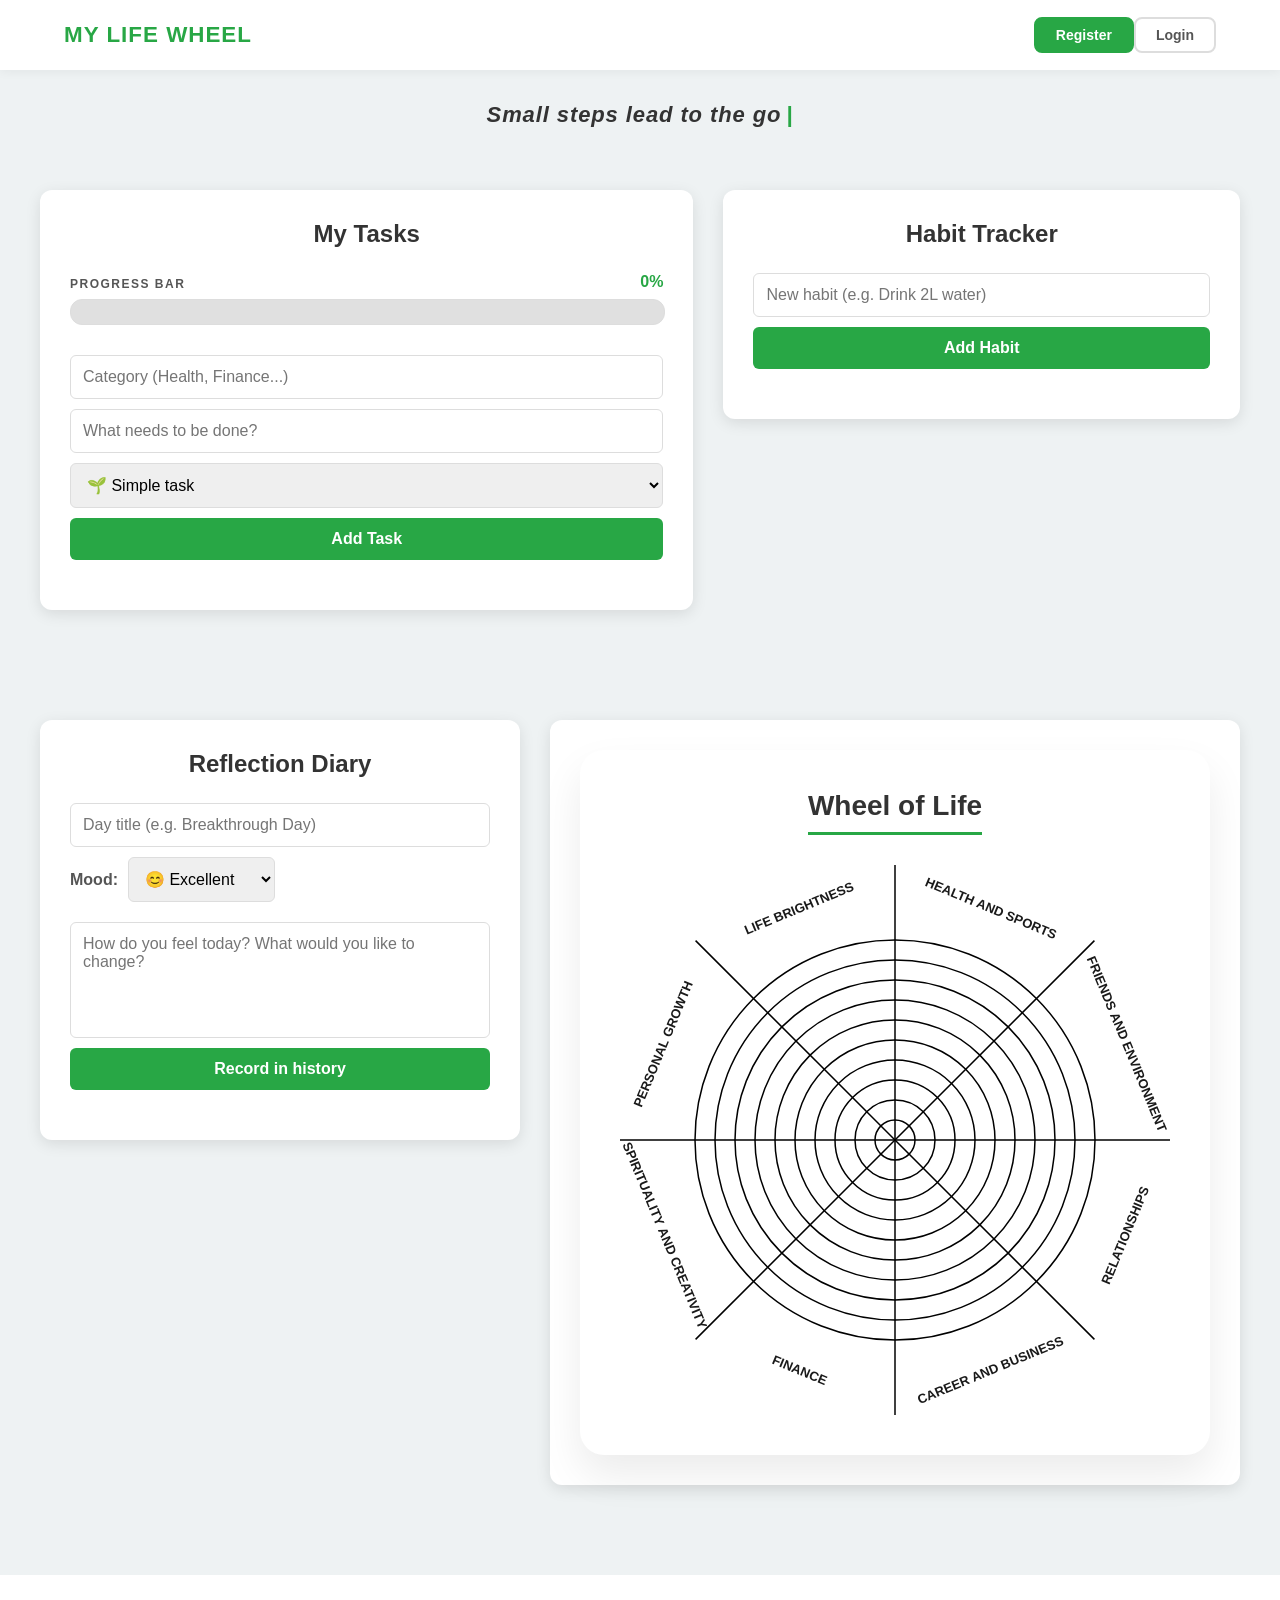
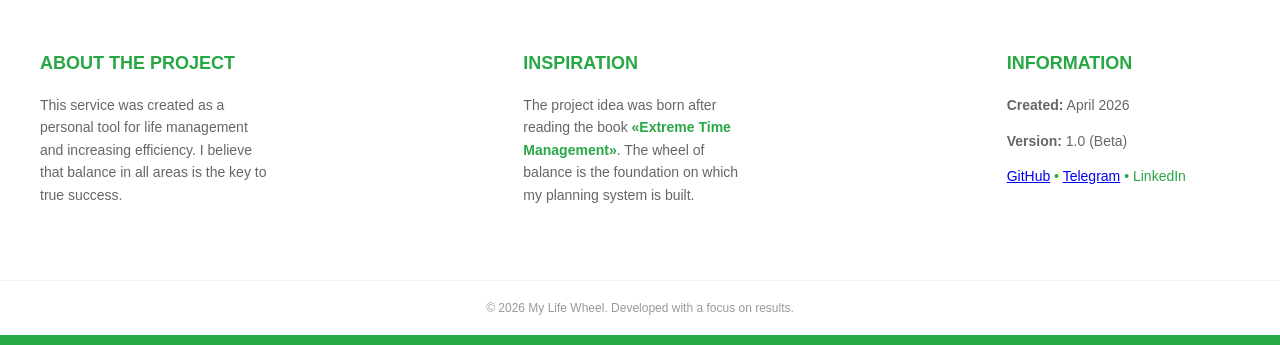
<file: Front-end/index.html>
<!DOCTYPE html>
<html lang="en">
<head>
    <meta charset="UTF-8">
    <meta name="viewport" content="width=device-width, initial-scale=1.0">
    <title>My Life Wheel - Tasks & Balance</title>
    <link rel="stylesheet" href="style.css">
</head>
<body>

<div class="quote-container">
    <div id="typewriter-quote" class="quote-text"></div>
</div>

<div class="header">
    <div class="logo">My Life Wheel</div>
    <div class="nav-btns" id="auth-section">

        <div id="guest-btns">
            <button onclick="location.href='register.html'">Register</button>
            <button onclick="location.href='login.html'">Login</button>
        </div>

        <div id="user-profile" style="display: none; align-items: center; gap: 10px;">
            <span id="welcome-text" style="font-weight: bold; color: #2e7d32; margin-right: 5px;"></span>

            <button onclick="location.href='settings.html'" class="btn-settings">Settings</button>

            <button onclick="logout()" class="btn-logout">Logout</button>
        </div>
    </div>
</div>

<div class="main-content-layout">
    <div class="container tasks-column">
        <h2>My Tasks</h2>
        <div class="progress-section">
            <div class="progress-labels">
                <span class="progress-title">PROGRESS BAR</span>
                <span id="progressPercent">0%</span>
            </div>
            <div class="daily-progress">
                <div class="progress-fill" id="progressBar"></div>
            </div>
        </div>

        <form class="input-group" id="taskForm">
            <input type="text" id="nameInput" placeholder="Category (Health, Finance...)" required>
            <input type="text" id="taskInput" placeholder="What needs to be done?" required>
            <select id="priorityInput">
                <option value="low">🌱 Simple task</option>
                <option value="medium">⚡ Medium task</option>
                <option value="high">🔥 Important task</option>
                <option value="goal">🏆 Personal goal</option>
            </select>
            <button type="submit" class="btn-add">Add Task</button>
        </form>
        <ul id="taskList"></ul>
    </div>

    <div class="container habits-column">
        <h2>Habit Tracker</h2>
        <div class="input-group">
            <input type="text" id="habitInput" placeholder="New habit (e.g. Drink 2L water)">
            <button onclick="addHabit()" class="btn-add">Add Habit</button>
        </div>
        <ul id="habitList" class="habit-list">
        </ul>
    </div>
</div>

<div class="diary-wheel-layout">
    <div class="container diary-section">
        <h2>Reflection Diary</h2>
        <form id="diaryForm" class="input-group">
            <input type="text" id="diaryTitle" placeholder="Day title (e.g. Breakthrough Day)" required>
            <div class="mood-selector">
                <label>Mood:</label>
                <select id="diaryMood">
                    <option value="😊">😊 Excellent</option>
                    <option value="😐">😐 Normal</option>
                    <option value="😔">😔 Tough day</option>
                    <option value="🚀">🚀 Productive</option>
                </select>
            </div>
            <textarea id="diaryText" placeholder="How do you feel today? What would you like to change?" rows="5" required></textarea>
            <button type="submit" class="btn-add">Record in history</button>
        </form>
        <div id="diaryLog" class="diary-log">
        </div>
    </div>

    <div class="container wheel-section-new">
        <div class="wheel-card">
            <h2 class="wheel-title">Wheel of Life</h2>
            <div class="canvas-wrapper">
                <canvas id="balanceChart" width="550" height="550"></canvas>
            </div>
        </div>
    </div>
</div>

<footer class="site-footer">
    <div class="footer-content">
        <div class="footer-section about">
            <h3>About the project</h3>
            <p>This service was created as a personal tool for life management and increasing efficiency. I believe that balance in all areas is the key to true success.</p>
        </div>

        <div class="footer-section inspiration">
            <h3>Inspiration</h3>
            <p>The project idea was born after reading the book <a href="https://www.litres.ru/book/aleksey-ivanovich-tolkachev/ekstremalnyy-taym-menedzhment-68808090/" target="_blank">«Extreme Time Management»</a>. The wheel of balance is the foundation on which my planning system is built.</p>
        </div>

        <div class="footer-section details">
            <h3>Information</h3>
            <p><strong>Created:</strong> April 2026</p>
            <p><strong>Version:</strong> 1.0 (Beta)</p>
            <div class="social-links">
                <span><a href="https://github.com/YouMei2" target="_blank" >GitHub</a></span> • <span><a href="https://t.me/Giorgione5576" target="_blank">Telegram</a> </span> • <span>LinkedIn</span>
            </div>
        </div>
    </div>
    <div class="footer-bottom">
        &copy; 2026 My Life Wheel. Developed with a focus on results.
    </div>
</footer>

<script src="script.js"></script>
</body>
</html>
</file>
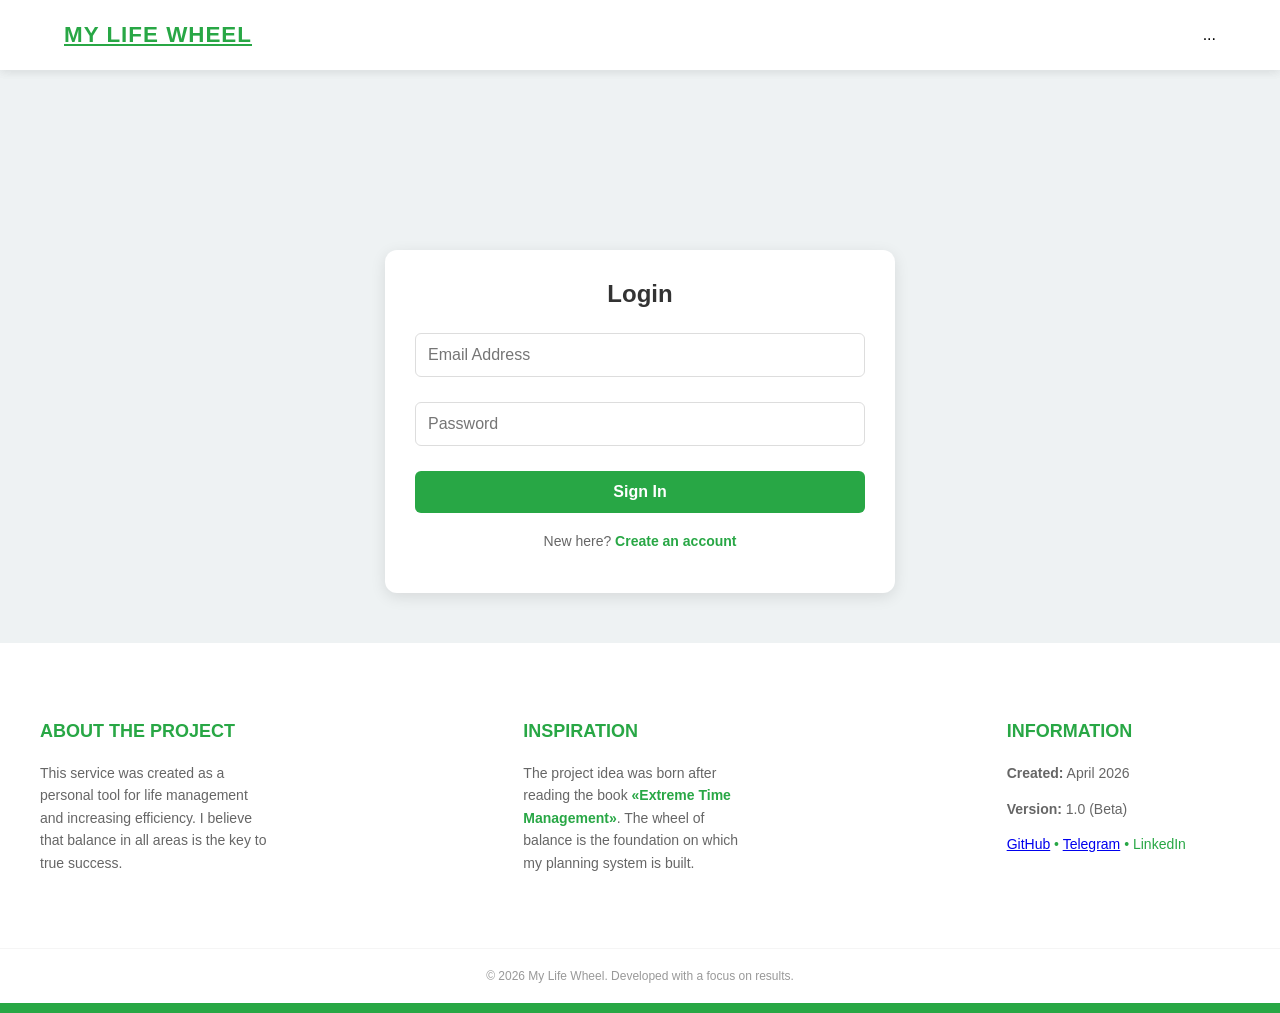
<file: Front-end/login.html>
<!DOCTYPE html>
<html lang="en">
<head>
    <meta charset="UTF-8">
    <meta name="viewport" content="width=device-width, initial-scale=1.0">
    <title>Login - My Life Wheel</title>
    <link rel="stylesheet" href="style.css">
</head>
<body>
<div class="header">
    <div class="header">
        <a href="index.html" class="logo">My Life Wheel</a> <div class="nav-btns">
        ...
    </div>
    </div>
</div>

<div class="container auth-container">
    <h2>Login</h2>
    <form class="input-group" id="loginForm">
        <input type="email" placeholder="Email Address" required>
        <input type="password" placeholder="Password" required>
        <button type="submit" class="btn-add">Sign In</button>
    </form>
    <p class="auth-footer">New here? <a href="register.html">Create an account</a></p>
</div>

<footer class="site-footer">
    <div class="footer-content">
        <div class="footer-section about">
            <h3>About the project</h3>
            <p>This service was created as a personal tool for life management and increasing efficiency. I believe that balance in all areas is the key to true success.</p>
        </div>

        <div class="footer-section inspiration">
            <h3>Inspiration</h3>
            <p>The project idea was born after reading the book <a href="https://www.litres.ru/book/aleksey-ivanovich-tolkachev/ekstremalnyy-taym-menedzhment-68808090/" target="_blank">«Extreme Time Management»</a>. The wheel of balance is the foundation on which my planning system is built.</p>
        </div>

        <div class="footer-section details">
            <h3>Information</h3>
            <p><strong>Created:</strong> April 2026</p>
            <p><strong>Version:</strong> 1.0 (Beta)</p>
            <div class="social-links">
                <span><a href="https://github.com/YouMei2" target="_blank" >GitHub</a></span> • <span><a href="https://t.me/Giorgione5576" target="_blank">Telegram</a> </span> • <span>LinkedIn</span>
            </div>
        </div>
    </div>
    <div class="footer-bottom">
        &copy; 2026 My Life Wheel. Developed with a focus on results.
    </div>
</footer>

<script src="login.js"></script>
</body>
</html>
</file>
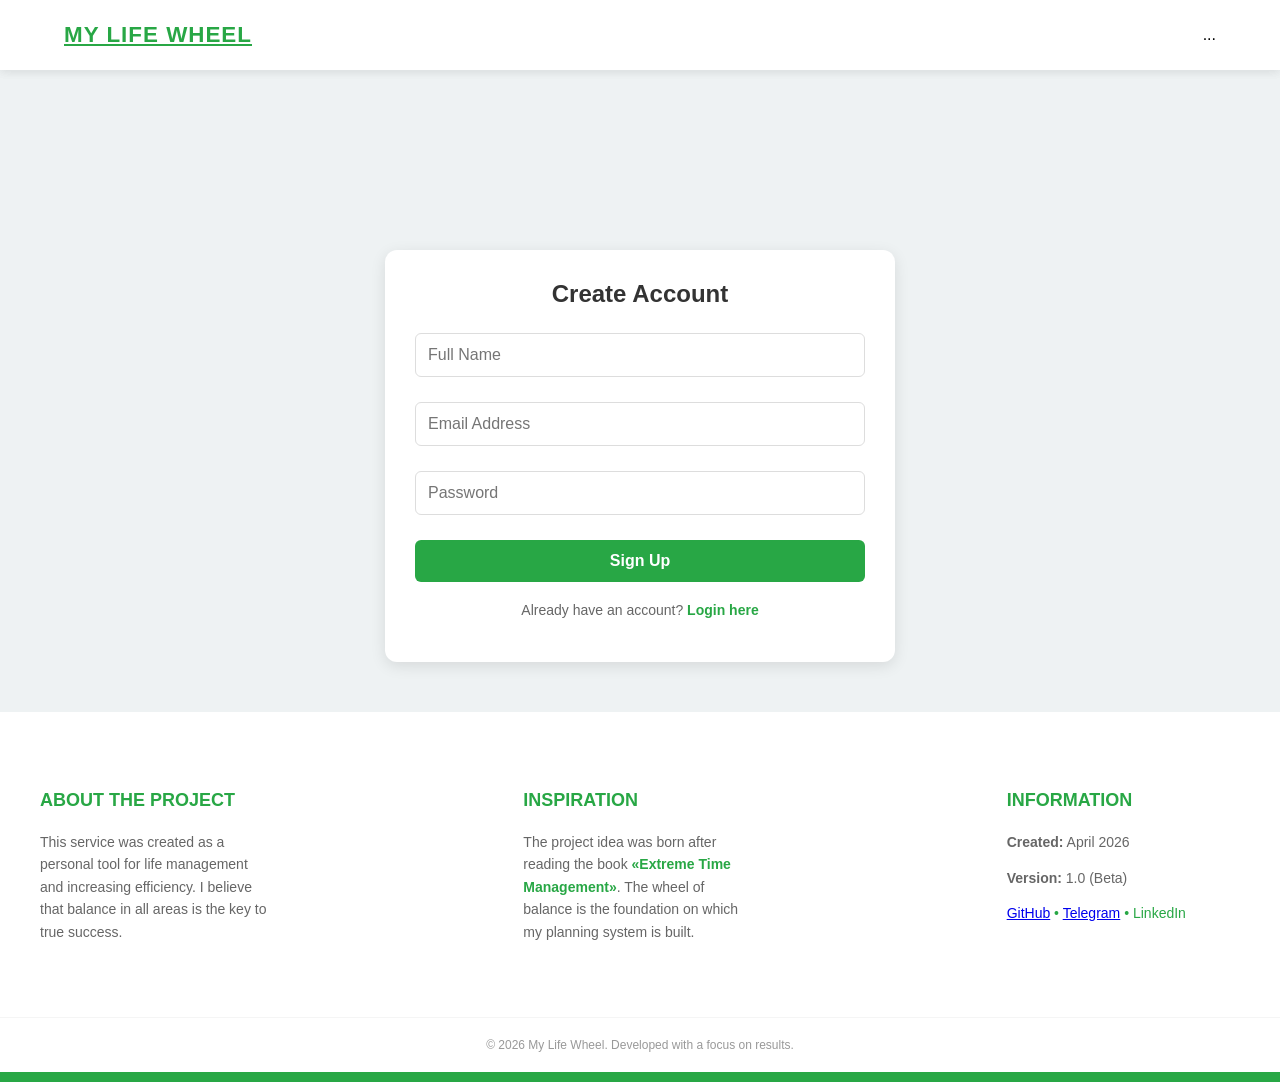
<file: Front-end/register.html>
<!DOCTYPE html>
<html lang="en">
<head>
    <meta charset="UTF-8">
    <meta name="viewport" content="width=device-width, initial-scale=1.0">
    <title>Register - My Life Wheel</title>
    <link rel="stylesheet" href="style.css">
</head>
<body>
<div class="header">
    <div class="header">
        <a href="index.html" class="logo">My Life Wheel</a> <div class="nav-btns">
        ...
    </div>
    </div>
</div>

<div class="container auth-container">
    <h2>Create Account</h2>
    <form class="input-group" id="registerForm">
        <input type="text" placeholder="Full Name" required>
        <input type="email" placeholder="Email Address" required>
        <input type="password" placeholder="Password" required>
        <button type="submit" class="btn-add">Sign Up</button>
    </form>
    <p class="auth-footer">Already have an account? <a href="login.html">Login here</a></p>
</div>

<footer class="site-footer">
    <div class="footer-content">
        <div class="footer-section about">
            <h3>About the project</h3>
            <p>This service was created as a personal tool for life management and increasing efficiency. I believe that balance in all areas is the key to true success.</p>
        </div>

        <div class="footer-section inspiration">
            <h3>Inspiration</h3>
            <p>The project idea was born after reading the book <a href="https://www.litres.ru/book/aleksey-ivanovich-tolkachev/ekstremalnyy-taym-menedzhment-68808090/" target="_blank">«Extreme Time Management»</a>. The wheel of balance is the foundation on which my planning system is built.</p>
        </div>

        <div class="footer-section details">
            <h3>Information</h3>
            <p><strong>Created:</strong> April 2026</p>
            <p><strong>Version:</strong> 1.0 (Beta)</p>
            <div class="social-links">
                <span><a href="https://github.com/YouMei2" target="_blank" >GitHub</a></span> • <span><a href="https://t.me/Giorgione5576" target="_blank">Telegram</a> </span> • <span>LinkedIn</span>
            </div>
        </div>
    </div>
    <div class="footer-bottom">
        &copy; 2026 My Life Wheel. Developed with a focus on results.
    </div>
</footer>

<script src="register.js"></script>
</body>
</html>
</file>
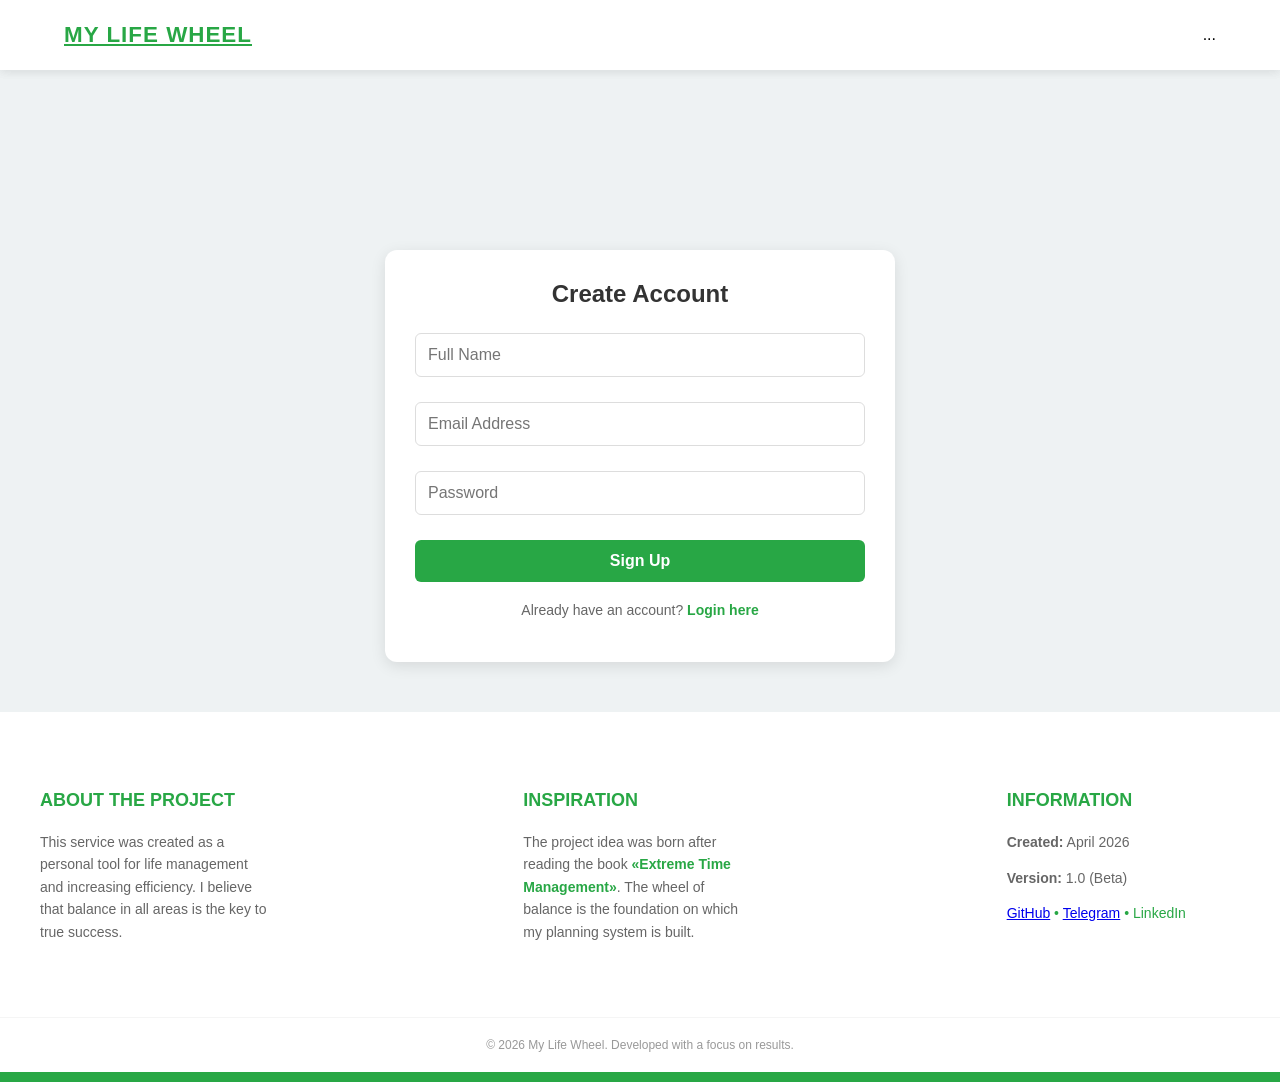
<file: Front-end/settings.html>
<!DOCTYPE html>
<html lang="en">
<head>
    <meta charset="UTF-8">
    <meta name="viewport" content="width=device-width, initial-scale=1.0">
    <title>Settings - My Life Wheel</title>
    <link rel="stylesheet" href="style.css"> <style>
    .settings-container {
        max-width: 600px;
        margin: 50px auto;
        padding: 20px;
    }
    .settings-card {
        background: white;
        padding: 30px;
        border-radius: 12px;
        box-shadow: 0 4px 15px rgba(0,0,0,0.05);
        margin-bottom: 25px;
    }
    .settings-card h2 {
        margin-top: 0;
        color: #333;
        font-size: 1.2rem;
        margin-bottom: 20px;
        border-bottom: 2px solid #f4f4f4;
        padding-bottom: 10px;
    }
    .form-group { margin-bottom: 15px; }
    label { display: block; margin-bottom: 5px; color: #666; font-size: 0.9rem; }
    input {
        width: 100%;
        padding: 12px;
        border: 1px solid #ddd;
        border-radius: 8px;
        box-sizing: border-box;
    }
    .btn-save {
        background: #28a745;
        color: white;
        border: none;
        padding: 12px 20px;
        border-radius: 8px;
        cursor: pointer;
        width: 100%;
        font-weight: bold;
        transition: 0.3s;
        margin-top: 10px;
    }
    .btn-save:hover { background: #218838; }
    .btn-delete {
        background: #fff;
        color: #dc3545;
        border: 1px solid #dc3545;
        padding: 10px;
        border-radius: 8px;
        cursor: pointer;
        width: 100%;
        margin-top: 20px;
    }
    .btn-delete:hover { background: #dc3545; color: white; }
</style>
</head>
<body style="background-color: #f8f9fa; font-family: 'Segoe UI', Tahoma, sans-serif;">

<div class="settings-container">
    <a href="index.html" style="text-decoration: none; color: #28a745;">← Back to Dashboard</a>
    <h1 style="text-align: center; color: #2d5a27;">Settings</h1>

    <div class="settings-card">
        <h2>Change Profile Name</h2>
        <div class="form-group">
            <label>New Name</label>
            <input type="text" id="newName" placeholder="Enter your name">
        </div>
        <button class="btn-save" onclick="updateName()">Update Name</button>
    </div>

    <div class="settings-card">
        <h2>Change Email Address</h2>
        <p style="font-size: 0.8rem; color: #888;">Note: You will need to re-verify your account.</p>
        <div class="form-group">
            <label>New Email</label>
            <input type="email" id="newEmail" placeholder="newemail@example.com">
        </div>
        <button class="btn-save" onclick="updateEmail()">Update Email & Verify</button>
    </div>

    <div class="settings-card">
        <h2>Change Password</h2>
        <div class="form-group">
            <label>Current Password</label>
            <input type="password" id="oldPassword" placeholder="••••••••">
        </div>
        <div class="form-group">
            <label>New Password</label>
            <input type="password" id="newPassword" placeholder="••••••••">
        </div>
        <button class="btn-save" onclick="updatePassword()">Change Password</button>
    </div>

    <button class="btn-delete" onclick="deleteAccount()">Delete Account Forever</button>
</div>

<script src="settings.js"></script>

<footer class="site-footer">
    <div class="footer-content">
        <div class="footer-section about">
            <h3>About the project</h3>
            <p>This service was created as a personal tool for life management and increasing efficiency. I believe that balance in all areas is the key to true success.</p>
        </div>

        <div class="footer-section inspiration">
            <h3>Inspiration</h3>
            <p>The project idea was born after reading the book <a href="https://www.litres.ru/book/aleksey-ivanovich-tolkachev/ekstremalnyy-taym-menedzhment-68808090/" target="_blank">«Extreme Time Management»</a>. The wheel of balance is the foundation on which my planning system is built.</p>
        </div>

        <div class="footer-section details">
            <h3>Information</h3>
            <p><strong>Created:</strong> April 2026</p>
            <p><strong>Version:</strong> 1.0 (Beta)</p>
            <div class="social-links">
                <span><a href="https://github.com/YouMei2" target="_blank" >GitHub</a></span> • <span><a href="https://t.me/Giorgione5576" target="_blank">Telegram</a> </span> • <span>LinkedIn</span>
            </div>
        </div>
    </div>
    <div class="footer-bottom">
        &copy; 2026 My Life Wheel. Developed with a focus on results.
    </div>
</footer>
</body>
</html>
</file>
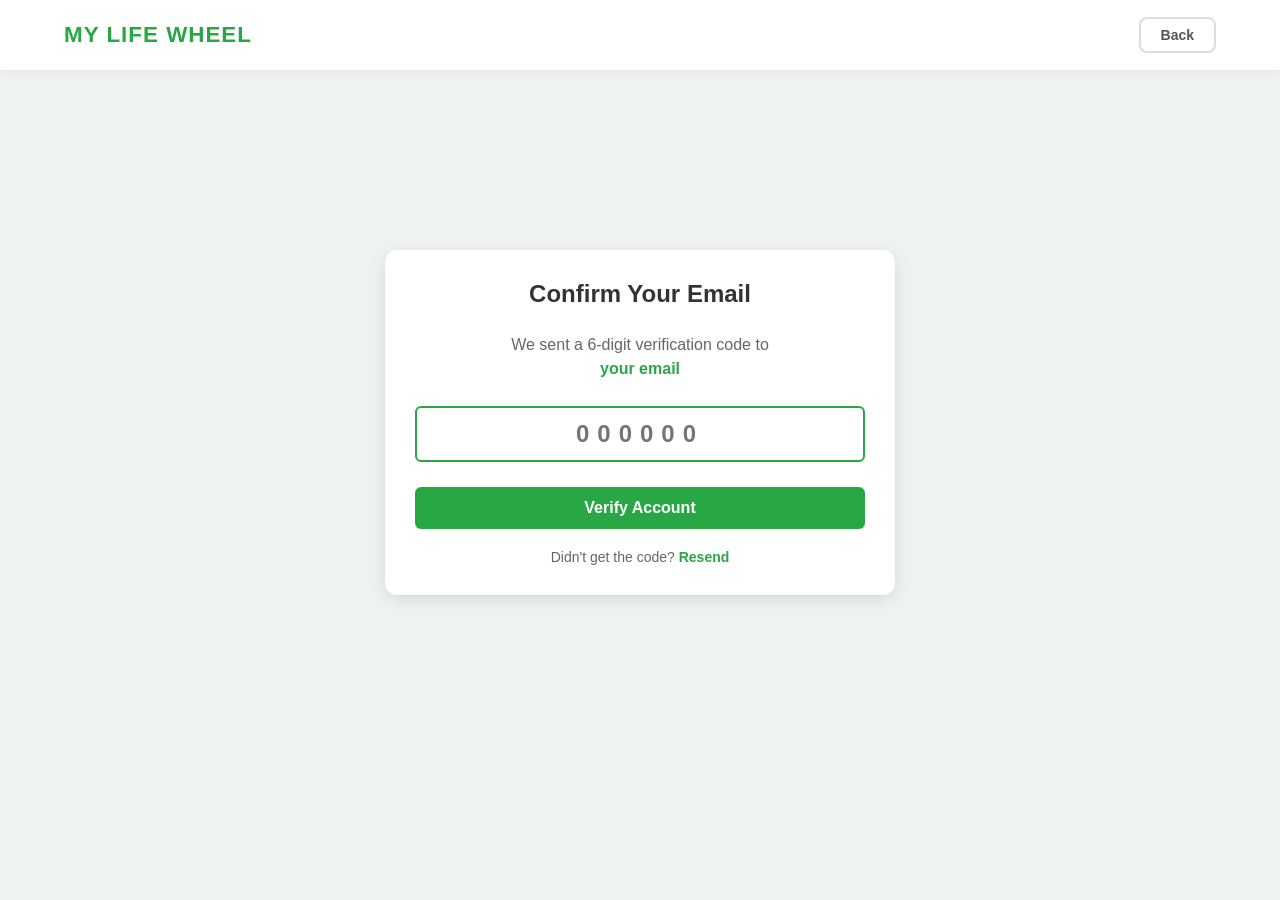
<file: Front-end/verify.html>
<!DOCTYPE html>
<html lang="en">
<head>
    <meta charset="UTF-8">
    <meta name="viewport" content="width=device-width, initial-scale=1.0">
    <title>Verify Your Account | My Life Wheel</title>
    <link rel="stylesheet" href="style.css">
    <style>
        /* Styles specifically for the confirmation card */
        .verify-card {
            text-align: center;
        }
        .verify-card p {
            color: #666;
            margin-bottom: 25px;
            line-height: 1.5;
        }
        .code-input {
            letter-spacing: 8px;
            font-size: 24px !important;
            text-align: center;
            font-weight: bold;
            color: #333;
            border: 2px solid #28a745 !important; /* Immediately highlight with brand color */
        }
        #displayEmail {
            color: #28a745;
            font-weight: bold;
        }
    </style>
</head>
<body>

<div class="header">
    <div class="logo">My Life Wheel</div>
    <div class="nav-btns">
        <button onclick="location.href='register.html'">Back</button>
    </div>
</div>

<div class="container auth-container verify-card">
    <h2>Confirm Your Email</h2>
    <p>We sent a 6-digit verification code to <br><span id="displayEmail">loading...</span></p>

    <form class="input-group" id="verifyForm">
        <input type="text"
               id="codeInput"
               class="code-input"
               placeholder="000000"
               maxlength="6"
               required
               pattern="\d{6}"
               autocomplete="one-time-code">

        <button type="submit" class="btn-add" id="verifyBtn">Verify Account</button>
    </form>

    <div class="auth-footer">
        Didn't get the code?
        <a href="#" id="resendBtn">Resend</a>
    </div>
</div>

<script src="verify.js"></script>
</body>
</html>
</file>
<file: Front-end/style.css>
/* --- BASIC SETTINGS --- */
body {
 font-family: 'Segoe UI', Tahoma, Geneva, Verdana, sans-serif;
 max-width: 100%;
 margin: 0;
 background: #eef2f3;
 padding-top: 100px; /* Padding under header */
 overflow-x: hidden;
}

/* --- QUOTE OF THE DAY (FIXING APPEARANCE) --- */
.quote-container {
 max-width: 1400px;
 margin: 0 auto 30px; /* Bottom margin to main content */
 padding: 0 40px;
 text-align: center;
 min-height: 40px; /* So the page doesn't jump */
}

.quote-text {
 font-size: 22px;
 font-weight: 700;
 color: #333;
 font-style: italic;
 letter-spacing: 0.9px;
 line-height: 1.4;
}

/* Typewriter caret */
.quote-text::after {
 content: '|'; /* Add caret symbol */
 margin-left: 5px;
 color: #28a745;
 animation: blink 0.7s infinite;
}

@keyframes blink {
 0%, 100% { opacity: 1; }
 50% { opacity: 0; }
}

/* --- FIXED HEADER --- */
.header {
 position: fixed;
 top: 0;
 left: 0;
 width: 100vw;
 height: 70px;
 background: white;
 display: flex;
 justify-content: space-between;
 align-items: center;
 padding: 10px 5%;
 box-shadow: 0 2px 10px rgba(0,0,0,0.05);
 z-index: 9999;
 box-sizing: border-box;
}

.logo {
 color: #28a745 !important;
 font-weight: 800 !important;
 text-transform: uppercase;
 letter-spacing: 1px;
 font-size: 1.4rem !important;
}

.nav-btns {
 display: flex;
 gap: 15px;
}

.nav-btns button {
 padding: 8px 20px !important;
 border-radius: 8px !important;
 font-size: 14px !important;
 font-weight: bold;
 cursor: pointer;
 transition: all 0.3s ease;
 white-space: nowrap;
}

/* buttons REGISTER / LOGIN */
.nav-btns button:first-child { background-color: #28a745 !important; color: white !important; border: 2px solid #28a745 !important; }
.nav-btns button:first-child:hover { background-color: #218838 !important; box-shadow: 0 4px 12px rgba(40, 167, 69, 0.3) !important; }
.nav-btns button:last-child { background-color: white !important; color: #555 !important; border: 2px solid #ddd !important; }
.nav-btns button:last-child:hover { background-color: #f8f9fa !important; border-color: #bbb !important; color: #333 !important; }

.auth-container {
 max-width: 450px !important;
 margin: 150px auto 50px !important;
 text-align: center;
 padding: 40px;
 background: white;
 border-radius: 12px;
 box-shadow: 0 10px 25px rgba(0,0,0,0.05);
}

.auth-container input {
 width: 100%;
 box-sizing: border-box;
 margin-bottom: 15px;
}

.auth-container button {
 width: 100%;
 padding: 12px;
}

.auth-footer {
 margin-top: 20px;
 font-size: 14px;
 color: #666;
}

.auth-footer a {
 color: #28a745;
 text-decoration: none;
 font-weight: bold;
}

/* --- LAYOUTS (TASKS AND DIARY+WHEEL) --- */
.main-content-layout, .diary-wheel-layout {
 display: flex;
 gap: 30px;
 max-width: 2000px;
 margin: 0 auto 60px; /* Margin between blocks */
 padding: 20px 40px 0; /* Add padding-top for better separation from the quote */
 box-sizing: border-box;
 align-items: flex-start;
}

/* Column proportions (Tasks/Habits) */
.tasks-column { flex: 1.3; margin-top: 0 !important; }
.habits-column { flex: 1; margin-top: 0 !important; }

/* Column proportions (Diary/Wheel) */
.diary-section { flex: 1; margin-top: 0 !important; }
.wheel-section-new { flex: 1.3; margin-top: 0 !important; }

/* --- CONTAINERS (COMMON STYLES) --- */
.container {
 background: white;
 padding: 30px;
 border-radius: 12px;
 box-shadow: 0 4px 15px rgba(0,0,0,0.1);
 position: relative;
 z-index: 1;
 margin-bottom: 30px; /* Add bottom margin for better section separation */
}

h2 { color: #333; text-align: center; font-weight: 800; margin-top: 0; margin-bottom: 25px; }

/* --- FORMS AND INPUT --- */
.input-group { display: flex; flex-direction: column; gap: 10px; margin-bottom: 20px; }

input, select, textarea {
 padding: 12px;
 border: 1px solid #ddd;
 border-radius: 6px;
 font-size: 16px;
 font-family: inherit;
}

textarea { resize: none; } /* Prohibit resizing of the diary */

.btn-add, .auth-container button, button[type="submit"] {
 padding: 12px;
 cursor: pointer;
 background: #28a745 !important;
 color: white !important;
 border: none !important;
 border-radius: 6px !important;
 font-weight: bold !important;
 font-size: 16px;
 transition: 0.3s;
}

.btn-add:hover { background: #218838 !important; box-shadow: 0 4px 10px rgba(40, 167, 69, 0.2); }

/* --- TASK LIST --- */
ul { list-style: none; padding: 0; }
li {
 background: #fff; margin: 10px 0; padding: 15px; border-radius: 8px;
 border-left: 6px solid #28a745; display: flex; justify-content: space-between;
 align-items: center; box-shadow: 0 2px 4px rgba(0,0,0,0.05); transition: 0.2s;
}
li:hover { transform: translateX(10px); box-shadow: 0 5px 15px rgba(0,0,0,0.1); }
.task-content { display: flex; align-items: center; gap: 15px; }
.btn-delete { background: #dc3545; color: white; border: none; padding: 5px 12px; border-radius: 4px; cursor: pointer; }

/* --- HABIT TRACKER --- */
.habit-item {
 display: flex; justify-content: space-between; align-items: center;
 background: #fff; padding: 20px; margin-bottom: 12px; border-radius: 12px;
 border-left: 6px solid #28a745; box-shadow: 0 4px 6px rgba(0,0,0,0.02);
}
.habit-name { font-weight: 700; color: #333; font-size: 1.1rem; flex: 1; }
.habit-days { display: flex; gap: 12px; }
.day-wrapper { display: flex; flex-direction: column; align-items: center; gap: 6px; }
.day-label { font-size: 10px; font-weight: 800; color: #999; text-transform: uppercase; }

/* Modern checkboxes */
.day-check {
 appearance: none; -webkit-appearance: none; width: 28px; height: 28px;
 background-color: #f0f0f0; border: 2px solid #e0e0e0; border-radius: 8px;
 cursor: pointer; position: relative; transition: all 0.2s ease;
}
.day-check:checked { background-color: #28a745; border-color: #28a745; }
.day-check:checked::after {
 content: '✓'; position: absolute; color: white; font-size: 16px;
 font-weight: bold; top: 50%; left: 50%; transform: translate(-50%, -50%);
}

/* Week streak */
.habit-info { display: flex; flex-direction: column; gap: 4px; flex: 1; }
.habit-streak { font-size: 12px; font-weight: 800; color: #999; background: #f0f0f0; padding: 2px 8px; border-radius: 20px; width: fit-content; }
.streak-active { color: white; background: #28a745; }

/* Active streak (Green) */
.habit-streak.streak-active {
 background-color: #28a745 !important;
 color: white !important;
 box-shadow: 0 2px 8px rgba(40, 167, 69, 0.3);
 transition: all 0.3s ease;
}

/* Shake animation */
@keyframes shake {
 0%, 100% { transform: translateX(0); }
 20%, 60% { transform: translateX(-5px); }
 40%, 80% { transform: translateX(5px); }
}

/* --- REFLECTION DIARY (STYLES FOR ENTRY LIST) --- */
.mood-selector { display: flex; align-items: center; gap: 10px; font-weight: bold; color: #555; margin-bottom: 10px; }
.diary-log { margin-top: 20px; max-height: 400px; overflow-y: auto; padding-right: 10px; }
.diary-entry { background: #f9f9f9; padding: 15px; border-radius: 8px; border-left: 4px solid #28a745; margin-bottom: 15px; }
.diary-entry-header { display: flex; justify-content: space-between; font-size: 12px; color: #888; margin-bottom: 5px; }
.diary-entry h4 { margin: 5px 0; color: #333; font-weight: 700; }
.diary-entry p { font-size: 14px; color: #666; margin: 0; line-height: 1.5; }

/* --- TASK PROGRESS BAR --- */
.progress-section { margin-bottom: 30px; }
.progress-labels { display: flex; justify-content: space-between; align-items: flex-end; margin-bottom: 8px; }
.progress-title { font-size: 12px; font-weight: 900; color: #555; letter-spacing: 1.5px; }
#progressPercent { font-size: 16px; font-weight: bold; color: #28a745; }
.daily-progress { width: 100%; height: 24px; background-color: #e0e0e0; border-radius: 12px; overflow: hidden; border: 1px solid #ddd; }
.progress-fill { height: 100%; width: 0%; background: linear-gradient(90deg, #28a745, #4cd137); transition: width 0.6s ease; }

/* --- TASK PRIORITIES --- */
.priority-badge { padding: 4px 10px; border-radius: 20px; font-size: 11px; font-weight: bold; text-transform: uppercase; }
.prio-low { background: #e8f5e9; color: #2e7d32; }
.prio-medium { background: #fff3e0; color: #ef6c00; }
.prio-high { background: #ffebee; color: #c62828; }
.prio-goal { background: #e3f2fd; color: #1565c0; }
.completed-task { border-left-color: #6c757d !important; opacity: 0.6; }
.completed-text { text-decoration: line-through !important; color: #6c757d !important; }

/* --- BALANCE WHEEL (RESTORING BEAUTY) --- */
.wheel-card {
 background: #ffffff;
 padding: 40px; /* Restored spaciousness */
 border-radius: 24px;
 box-shadow: 0 20px 40px rgba(0, 0, 0, 0.08);
 display: flex;
 flex-direction: column;
 align-items: center;
}

.wheel-title {
 font-size: 28px;
 font-weight: 800;
 margin-bottom: 30px;
 border-bottom: 3px solid #28a745;
 padding-bottom: 10px;
}

.canvas-wrapper {
 width: 550px;
 height: 550px;
 position: relative;
 /* Centering canvas inside wrapper if needed */
 display: flex;
 justify-content: center;
 align-items: center;
}



/* --- FOOTER --- */
.site-footer { background-color: #ffffff; color: #333; padding: 60px 0 20px; border-bottom: 10px solid #28a745;}
.footer-content { max-width: 1400px; margin: 0 auto; display: grid; grid-template-columns: repeat(3, 1fr); gap: 250px; padding: 0 40px; }
.footer-section h3 { color: #28a745; font-size: 18px; margin-bottom: 20px; text-transform: uppercase; }
.footer-section p { line-height: 1.6; color: #666; font-size: 14px; }
.footer-section.inspiration a { color: #28a745; text-decoration: none; font-weight: bold; }
.social-links {margin-top: 15px; font-size: 14px; color: #28a745;}
.footer-bottom { text-align: center; margin-top: 60px; padding-top: 20px; border-top: 1px solid #f5f5f5; font-size: 12px; color: #999; }

/* --- RESPONSIVE --- */
@media (max-width: 1200px) {
 .main-content-layout, .diary-wheel-layout { flex-direction: column; padding: 0 20px; gap: 20px; }
 .tasks-column, .habits-column, .diary-section, .wheel-section-new { width: 100%; }
 .quote-container { padding: 0 20px; }
 .container { padding: 20px; }
 .wheel-card { padding: 20px; }
 .canvas-wrapper { width: 100%; height: 400px; max-width: 400px; }
}

@media (max-width: 768px) {
 body { padding-top: 80px; }
 .header { height: 60px; padding: 10px 3%; }
 .logo { font-size: 1.2rem !important; }
 .nav-btns { gap: 10px; }
 .nav-btns button { padding: 6px 15px !important; font-size: 12px !important; }
 .quote-container { padding: 0 15px; margin-bottom: 20px; }
 .quote-text { font-size: 18px; }
 .main-content-layout, .diary-wheel-layout { padding: 10px 15px 0; gap: 15px; }
 .container { padding: 15px; margin-bottom: 20px; }
 .wheel-card { padding: 15px; }
 .canvas-wrapper { height: 300px; max-width: 300px; }
 .footer-content { grid-template-columns: 1fr; gap: 20px; padding: 0 15px; }
}
</file>
